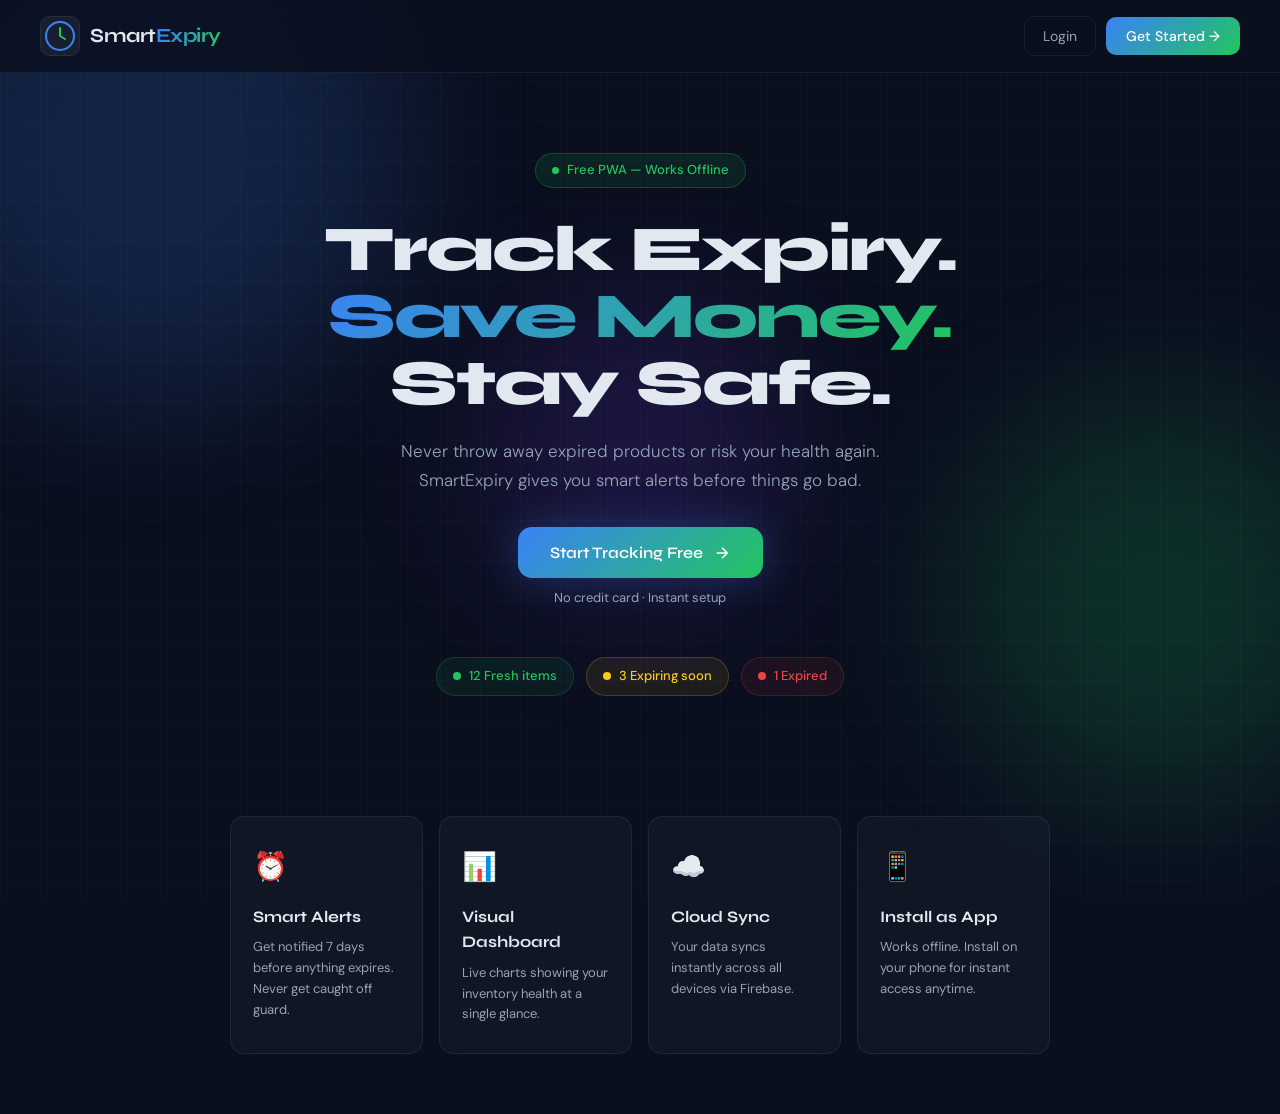
<file: index.html>
<!DOCTYPE html>
<html lang="en">
<head>
<meta charset="UTF-8">
<meta name="viewport" content="width=device-width, initial-scale=1.0">
<title>SmartExpiry — Track Expiry. Save Money. Stay Safe.</title>
<link rel="stylesheet" href="style1.css">
<link rel="manifest" href="manifest.json">
<meta name="theme-color" content="#0a0f1e">
<link rel="apple-touch-icon" href="icons/icon-192.png">
<meta name="mobile-web-app-capable" content="yes">
<meta name="apple-mobile-web-app-status-bar-style" content="black-translucent">
<link href="https://fonts.googleapis.com/css2?family=Syne:wght@400;600;700;800&family=DM+Sans:ital,wght@0,300;0,400;0,500;1,300&display=swap" rel="stylesheet">
</head>
<body class="landing-page">

<!-- Animated background -->
<div class="bg-orbs">
  <div class="orb orb1"></div>
  <div class="orb orb2"></div>
  <div class="orb orb3"></div>
</div>
<div class="grid-overlay"></div>

<!-- Navbar -->
<nav class="navbar">
  <div class="nav-brand">
    <div class="logo-mark">
      <svg width="32" height="32" viewBox="0 0 32 32" fill="none">
        <circle cx="16" cy="16" r="14" stroke="url(#g1)" stroke-width="2"/>
        <path d="M16 8v8l5 3" stroke="#22c55e" stroke-width="2" stroke-linecap="round"/>
        <defs>
          <linearGradient id="g1" x1="0" y1="0" x2="32" y2="32">
            <stop offset="0%" stop-color="#3b82f6"/>
            <stop offset="100%" stop-color="#22c55e"/>
          </linearGradient>
        </defs>
      </svg>
    </div>
    <span class="brand-name">Smart<em>Expiry</em></span>
  </div>
  <div class="nav-actions">
    <button class="btn-ghost" onclick="goLogin()">Login</button>
    <button class="btn-primary" onclick="goLogin()">Get Started →</button>
  </div>
</nav>

<!-- Hero -->
<section class="hero">
  <div class="hero-badge">
    <span class="badge-dot"></span>
    Free PWA — Works Offline
  </div>
  <h1 class="hero-title">
    Track Expiry.<br>
    <span class="gradient-text">Save Money.</span><br>
    Stay Safe.
  </h1>
  <p class="hero-sub">Never throw away expired products or risk your health again. SmartExpiry gives you smart alerts before things go bad.</p>
  <div class="hero-cta">
    <button class="btn-hero" onclick="goLogin()">
      <span>Start Tracking Free</span>
      <svg width="18" height="18" viewBox="0 0 24 24" fill="none" stroke="currentColor" stroke-width="2"><path d="M5 12h14M12 5l7 7-7 7"/></svg>
    </button>
    <p class="hero-note">No credit card · Instant setup</p>
  </div>

  <!-- Floating stats -->
  <div class="hero-stats">
    <div class="stat-pill green-pill">
      <span class="pill-dot green-dot"></span>
      <span>12 Fresh items</span>
    </div>
    <div class="stat-pill yellow-pill">
      <span class="pill-dot yellow-dot"></span>
      <span>3 Expiring soon</span>
    </div>
    <div class="stat-pill red-pill">
      <span class="pill-dot red-dot"></span>
      <span>1 Expired</span>
    </div>
  </div>
</section>

<!-- Features -->
<section class="features">
  <div class="features-grid">
    <div class="feature-card">
      <div class="feature-icon">⏰</div>
      <h3>Smart Alerts</h3>
      <p>Get notified 7 days before anything expires. Never get caught off guard.</p>
    </div>
    <div class="feature-card">
      <div class="feature-icon">📊</div>
      <h3>Visual Dashboard</h3>
      <p>Live charts showing your inventory health at a single glance.</p>
    </div>
    <div class="feature-card">
      <div class="feature-icon">☁️</div>
      <h3>Cloud Sync</h3>
      <p>Your data syncs instantly across all devices via Firebase.</p>
    </div>
    <div class="feature-card">
      <div class="feature-icon">📱</div>
      <h3>Install as App</h3>
      <p>Works offline. Install on your phone for instant access anytime.</p>
    </div>
  </div>
</section>

<!-- Install button -->
<button id="installBtn" class="install-fab">
  <svg width="20" height="20" viewBox="0 0 24 24" fill="none" stroke="currentColor" stroke-width="2"><path d="M12 2v13M7 11l5 5 5-5"/><path d="M3 19h18"/></svg>
  Install App
</button>

<script>
function goLogin(){ window.location.href = "login1.html"; }
if ("serviceWorker" in navigator) {
  navigator.serviceWorker.register("javas/sw.js")
    .then(() => console.log("SW Registered"))
    .catch(err => console.log("SW error:", err));
}
let deferredPrompt;
const installBtn = document.getElementById("installBtn");
window.addEventListener("beforeinstallprompt", (e) => {
  e.preventDefault();
  deferredPrompt = e;
  installBtn.style.display = "flex";
});
installBtn.addEventListener("click", async () => {
  if (!deferredPrompt) return;
  deferredPrompt.prompt();
  const choice = await deferredPrompt.userChoice;
  deferredPrompt = null;
  installBtn.style.display = "none";
});
</script>
</body>
</html>
</file>
<file: style1.css>
/* =============================================
   SmartExpiry — Complete Stylesheet
   ============================================= */

@import url('https://fonts.googleapis.com/css2?family=Syne:wght@400;600;700;800&family=DM+Sans:ital,wght@0,300;0,400;0,500;1,300&display=swap');

/* ---- CSS Variables ---- */
:root {
  --bg:         #0a0f1e;
  --bg2:        #0f172a;
  --surface:    #111827;
  --surface2:   #1a2438;
  --border:     rgba(255,255,255,0.07);
  --text:       #e2e8f0;
  --text2:      #94a3b8;
  --green:      #22c55e;
  --yellow:     #facc15;
  --red:        #ef4444;
  --blue:       #3b82f6;
  --font-head:  'Syne', sans-serif;
  --font-body:  'DM Sans', sans-serif;
  --radius:     14px;
  --transition: 0.25s cubic-bezier(0.4,0,0.2,1);
}

/* ---- Reset ---- */
*, *::before, *::after {
  margin: 0; padding: 0;
  box-sizing: border-box;
}

html { scroll-behavior: smooth; }

body {
  background: var(--bg);
  color: var(--text);
  font-family: var(--font-body);
  font-size: 15px;
  line-height: 1.6;
  min-height: 100vh;
  overflow-x: hidden;
  position: relative;
}

/* ---- Background Orbs ---- */
.bg-orbs {
  position: fixed;
  inset: 0;
  pointer-events: none;
  z-index: 0;
  overflow: hidden;
}
.orb {
  position: absolute;
  border-radius: 50%;
  filter: blur(80px);
  opacity: 0.18;
}
.orb1 { width: 500px; height: 500px; background: var(--blue);   top: -100px; left: -100px; animation: orbFloat 12s ease-in-out infinite; }
.orb2 { width: 400px; height: 400px; background: var(--green);  bottom: 100px; right: -80px; animation: orbFloat 16s ease-in-out infinite reverse; }
.orb3 { width: 300px; height: 300px; background: #7c3aed; top: 50%; left: 50%; transform: translate(-50%,-50%); animation: orbFloat 10s ease-in-out infinite 4s; }

@keyframes orbFloat {
  0%,100% { transform: translateY(0) scale(1); }
  50%      { transform: translateY(-30px) scale(1.05); }
}

.grid-overlay {
  position: fixed;
  inset: 0;
  pointer-events: none;
  z-index: 0;
  background-image:
    linear-gradient(rgba(255,255,255,0.02) 1px, transparent 1px),
    linear-gradient(90deg, rgba(255,255,255,0.02) 1px, transparent 1px);
  background-size: 40px 40px;
}

/* All content above bg */
body > *:not(.bg-orbs):not(.grid-overlay) {
  position: relative;
  z-index: 1;
}

/* =============================================
   SHARED COMPONENTS
   ============================================= */

/* ---- Navbar ---- */
.navbar {
  display: flex;
  align-items: center;
  justify-content: space-between;
  padding: 16px 40px;
  background: rgba(10,15,30,0.8);
  backdrop-filter: blur(20px);
  border-bottom: 1px solid var(--border);
  position: sticky;
  top: 0;
  z-index: 100;
}

.nav-brand {
  display: flex;
  align-items: center;
  gap: 10px;
  text-decoration: none;
}

.logo-mark {
  display: flex;
  align-items: center;
  justify-content: center;
  width: 40px; height: 40px;
  background: rgba(255,255,255,0.05);
  border-radius: 10px;
  border: 1px solid var(--border);
}

.brand-name {
  font-family: var(--font-head);
  font-size: 20px;
  font-weight: 700;
  color: var(--text);
  letter-spacing: -0.5px;
}
.brand-name em {
  font-style: normal;
  background: linear-gradient(90deg, var(--blue), var(--green));
  background-clip: text;
  -webkit-background-clip: text;
  -webkit-text-fill-color: transparent;
}

.nav-actions {
  display: flex;
  align-items: center;
  gap: 10px;
}

.nav-right {
  display: flex;
  align-items: center;
  gap: 12px;
}

.nav-user {
  font-size: 13px;
  color: var(--text2);
  background: var(--surface);
  padding: 6px 14px;
  border-radius: 20px;
  border: 1px solid var(--border);
  max-width: 200px;
  overflow: hidden;
  text-overflow: ellipsis;
  white-space: nowrap;
}

/* ---- Buttons ---- */
button { cursor: pointer; font-family: var(--font-body); }

.btn-primary {
  background: linear-gradient(135deg, var(--blue), var(--green));
  border: none;
  padding: 10px 20px;
  color: white;
  border-radius: 10px;
  font-size: 14px;
  font-weight: 500;
  transition: var(--transition);
  display: inline-flex;
  align-items: center;
  gap: 6px;
}
.btn-primary:hover { opacity: 0.88; transform: translateY(-1px); }

.btn-ghost {
  background: transparent;
  border: 1px solid var(--border);
  padding: 10px 18px;
  color: var(--text2);
  border-radius: 10px;
  font-size: 14px;
  transition: var(--transition);
}
.btn-ghost:hover { border-color: rgba(255,255,255,0.2); color: var(--text); background: var(--surface); }

.btn-logout {
  background: rgba(239,68,68,0.1);
  border: 1px solid rgba(239,68,68,0.2);
  padding: 8px 16px;
  color: var(--red);
  border-radius: 10px;
  font-size: 13px;
  display: inline-flex;
  align-items: center;
  gap: 6px;
  transition: var(--transition);
}
.btn-logout:hover { background: rgba(239,68,68,0.2); }

/* ---- Input groups ---- */
.input-group {
  display: flex;
  flex-direction: column;
  gap: 6px;
  margin-bottom: 16px;
}
.input-group label {
  font-size: 12px;
  font-weight: 500;
  color: var(--text2);
  text-transform: uppercase;
  letter-spacing: 0.06em;
}
.input-wrap {
  position: relative;
  display: flex;
  align-items: center;
}
.input-icon {
  position: absolute;
  left: 14px;
  color: var(--text2);
  pointer-events: none;
}
.input-wrap input {
  width: 100%;
  background: var(--surface2);
  border: 1px solid var(--border);
  border-radius: 10px;
  padding: 11px 14px 11px 40px;
  color: var(--text);
  font-size: 14px;
  font-family: var(--font-body);
  transition: var(--transition);
  outline: none;
  appearance: none;
  -webkit-appearance: none;
}
.input-wrap input:focus {
  border-color: var(--blue);
  background: rgba(59,130,246,0.06);
  box-shadow: 0 0 0 3px rgba(59,130,246,0.12);
}
.input-wrap input::placeholder { color: rgba(148,163,184,0.5); }

/* Calendar icon color fix */
input[type="date"]::-webkit-calendar-picker-indicator {
  filter: invert(0.7);
}

.toggle-pass {
  position: absolute;
  right: 12px;
  background: none;
  border: none;
  color: var(--text2);
  padding: 4px;
  transition: var(--transition);
}
.toggle-pass:hover { color: var(--text); }

/* =============================================
   LANDING PAGE
   ============================================= */
.landing-page .hero {
  text-align: center;
  padding: 80px 20px 60px;
  max-width: 720px;
  margin: 0 auto;
}

.hero-badge {
  display: inline-flex;
  align-items: center;
  gap: 8px;
  background: rgba(34,197,94,0.1);
  border: 1px solid rgba(34,197,94,0.25);
  color: var(--green);
  padding: 6px 16px;
  border-radius: 20px;
  font-size: 13px;
  font-weight: 500;
  margin-bottom: 28px;
}
.badge-dot {
  width: 7px; height: 7px;
  background: var(--green);
  border-radius: 50%;
  animation: pulse 2s infinite;
}
@keyframes pulse {
  0%,100% { opacity:1; transform: scale(1); }
  50%      { opacity:0.5; transform: scale(1.4); }
}

.hero-title {
  font-family: var(--font-head);
  font-size: clamp(38px, 7vw, 64px);
  font-weight: 800;
  line-height: 1.05;
  letter-spacing: -2px;
  margin-bottom: 20px;
}

.gradient-text {
  background: linear-gradient(135deg, var(--blue), var(--green));
  background-clip: text;
  -webkit-background-clip: text;
  -webkit-text-fill-color: transparent;
}

.hero-sub {
  font-size: 17px;
  color: var(--text2);
  max-width: 480px;
  margin: 0 auto 32px;
  line-height: 1.7;
  font-weight: 300;
}

.hero-cta {
  display: flex;
  flex-direction: column;
  align-items: center;
  gap: 10px;
  margin-bottom: 48px;
}

.btn-hero {
  background: linear-gradient(135deg, var(--blue), var(--green));
  border: none;
  padding: 16px 32px;
  color: white;
  border-radius: 14px;
  font-size: 16px;
  font-weight: 600;
  font-family: var(--font-head);
  display: inline-flex;
  align-items: center;
  gap: 10px;
  transition: var(--transition);
  box-shadow: 0 0 40px rgba(59,130,246,0.3);
}
.btn-hero:hover { transform: translateY(-2px); box-shadow: 0 0 60px rgba(59,130,246,0.45); }

.hero-note {
  font-size: 13px;
  color: var(--text2);
}

/* Floating stat pills */
.hero-stats {
  display: flex;
  justify-content: center;
  gap: 12px;
  flex-wrap: wrap;
}
.stat-pill {
  display: inline-flex;
  align-items: center;
  gap: 8px;
  padding: 8px 16px;
  border-radius: 20px;
  font-size: 13px;
  font-weight: 500;
  border: 1px solid;
  animation: floatUp 0.6s ease both;
}
.green-pill  { background: rgba(34,197,94,0.08);  border-color: rgba(34,197,94,0.2);  color: var(--green); }
.yellow-pill { background: rgba(250,204,21,0.08); border-color: rgba(250,204,21,0.2); color: var(--yellow); }
.red-pill    { background: rgba(239,68,68,0.08);  border-color: rgba(239,68,68,0.2);  color: var(--red); }

.pill-dot { width: 8px; height: 8px; border-radius: 50%; }
.green-dot  { background: var(--green); }
.yellow-dot { background: var(--yellow); }
.red-dot    { background: var(--red); }

@keyframes floatUp {
  from { opacity:0; transform: translateY(16px); }
  to   { opacity:1; transform: translateY(0); }
}

/* Features section */
.features {
  padding: 60px 40px;
  max-width: 900px;
  margin: 0 auto;
}
.features-grid {
  display: grid;
  grid-template-columns: repeat(auto-fit, minmax(190px, 1fr));
  gap: 16px;
}
.feature-card {
  background: rgba(255,255,255,0.03);
  border: 1px solid var(--border);
  border-radius: var(--radius);
  padding: 28px 22px;
  transition: var(--transition);
  backdrop-filter: blur(10px);
}
.feature-card:hover {
  background: rgba(255,255,255,0.06);
  border-color: rgba(59,130,246,0.3);
  transform: translateY(-4px);
}
.feature-icon {
  font-size: 28px;
  margin-bottom: 14px;
}
.feature-card h3 {
  font-family: var(--font-head);
  font-size: 16px;
  font-weight: 700;
  margin-bottom: 8px;
}
.feature-card p {
  font-size: 13px;
  color: var(--text2);
  line-height: 1.6;
}

/* Install FAB */
.install-fab {
  display: none;
  position: fixed;
  bottom: 24px;
  right: 24px;
  background: linear-gradient(135deg, var(--blue), var(--green));
  border: none;
  padding: 14px 20px;
  color: white;
  border-radius: 50px;
  font-size: 14px;
  font-weight: 600;
  align-items: center;
  gap: 8px;
  box-shadow: 0 4px 30px rgba(34,197,94,0.35);
  z-index: 999;
  transition: var(--transition);
}
.install-fab:hover { transform: scale(1.05); }

/* =============================================
   AUTH PAGES (Login & Signup)
   ============================================= */
.auth-page {
  display: flex;
  flex-direction: column;
  justify-content: center;
  min-height: 100vh;
}

.auth-wrapper {
  display: flex;
  align-items: stretch;
  min-height: 100vh;
  max-width: 960px;
  margin: 0 auto;
  width: 100%;
  padding: 40px 20px;
  gap: 40px;
  align-items: center;
}

.auth-panel-left {
  flex: 1;
  display: flex;
  flex-direction: column;
  gap: 32px;
  padding: 20px;
}

.auth-brand {
  display: flex;
  align-items: center;
  gap: 10px;
}

.auth-tagline h2 {
  font-family: var(--font-head);
  font-size: 40px;
  font-weight: 800;
  letter-spacing: -1.5px;
  line-height: 1.1;
  margin-bottom: 8px;
}
.auth-tagline p {
  font-size: 16px;
  color: var(--text2);
  font-weight: 300;
}

.auth-features-list {
  display: flex;
  flex-direction: column;
  gap: 10px;
}
.auth-feat {
  display: flex;
  align-items: center;
  gap: 10px;
  font-size: 14px;
  color: var(--text2);
}
.feat-check {
  width: 22px; height: 22px;
  background: rgba(34,197,94,0.15);
  border: 1px solid rgba(34,197,94,0.3);
  color: var(--green);
  border-radius: 50%;
  display: flex;
  align-items: center;
  justify-content: center;
  font-size: 11px;
  flex-shrink: 0;
}

.auth-card {
  flex: 1;
  background: rgba(255,255,255,0.03);
  border: 1px solid var(--border);
  border-radius: 20px;
  padding: 40px 36px;
  backdrop-filter: blur(20px);
  max-width: 420px;
  width: 100%;
}

.auth-title {
  font-family: var(--font-head);
  font-size: 26px;
  font-weight: 700;
  margin-bottom: 4px;
  letter-spacing: -0.5px;
}
.auth-subtitle {
  font-size: 14px;
  color: var(--text2);
  margin-bottom: 28px;
  font-weight: 300;
}

.btn-auth {
  width: 100%;
  background: linear-gradient(135deg, var(--blue), var(--green));
  border: none;
  padding: 13px 20px;
  color: white;
  border-radius: 12px;
  font-size: 15px;
  font-weight: 600;
  font-family: var(--font-head);
  display: flex;
  align-items: center;
  justify-content: center;
  gap: 8px;
  transition: var(--transition);
  margin-bottom: 16px;
  box-shadow: 0 4px 24px rgba(59,130,246,0.25);
}
.btn-auth:hover { opacity: 0.9; transform: translateY(-1px); box-shadow: 0 8px 32px rgba(59,130,246,0.35); }

.auth-error {
  font-size: 13px;
  color: var(--red);
  text-align: center;
  min-height: 20px;
  margin-bottom: 4px;
}

.auth-switch {
  text-align: center;
  font-size: 13px;
  color: var(--text2);
  margin-top: 4px;
}
.auth-switch a {
  color: var(--blue);
  text-decoration: none;
  font-weight: 500;
}
.auth-switch a:hover { text-decoration: underline; }

/* Password strength */
.strength-bar {
  height: 3px;
  background: var(--surface2);
  border-radius: 4px;
  margin: -8px 0 6px;
  overflow: hidden;
}
.strength-fill {
  height: 100%;
  width: 0;
  border-radius: 4px;
  transition: width 0.3s, background 0.3s;
}
.strength-label {
  font-size: 11px;
  margin-bottom: 16px;
  font-weight: 500;
}

/* =============================================
   DASHBOARD PAGE
   ============================================= */
.dashboard-page {
  background: var(--bg);
}

.dash-header {
  padding: 28px 40px 12px;
  display: flex;
  align-items: flex-end;
  justify-content: space-between;
}
.dash-title {
  font-family: var(--font-head);
  font-size: 30px;
  font-weight: 800;
  letter-spacing: -1px;
}
.dash-sub {
  font-size: 13px;
  color: var(--text2);
  margin-top: 4px;
}

/* Stats row */
.stats {
  display: flex;
  gap: 16px;
  padding: 0 40px 24px;
  flex-wrap: wrap;
}
.stat-card {
  flex: 1;
  min-width: 140px;
  background: var(--surface);
  border: 1px solid var(--border);
  border-radius: var(--radius);
  padding: 20px;
  display: flex;
  align-items: center;
  gap: 16px;
  transition: var(--transition);
}
.stat-card:hover { transform: translateY(-2px); border-color: rgba(255,255,255,0.12); }
.green-card  { border-left: 3px solid var(--green); }
.yellow-card { border-left: 3px solid var(--yellow); }
.red-card    { border-left: 3px solid var(--red); }

.stat-icon { font-size: 22px; }
.stat-label { font-size: 12px; color: var(--text2); text-transform: uppercase; letter-spacing: 0.05em; margin-bottom: 2px; }
.stat-num {
  font-family: var(--font-head);
  font-size: 28px;
  font-weight: 800;
  letter-spacing: -1px;
  line-height: 1;
}

/* Main row */
.dash-main {
  display: grid;
  grid-template-columns: 1fr 380px;
  gap: 20px;
  padding: 0 40px 24px;
}

.section-title {
  font-family: var(--font-head);
  font-size: 16px;
  font-weight: 700;
  margin-bottom: 16px;
  color: var(--text);
}

/* Chart */
.chart-box {
  background: var(--surface);
  border: 1px solid var(--border);
  border-radius: var(--radius);
  padding: 24px;
}

/* Add form card */
.add-card {
  background: var(--surface);
  border: 1px solid var(--border);
  border-radius: var(--radius);
  padding: 24px;
}
.add-form { display: flex; flex-direction: column; }

.btn-add {
  background: linear-gradient(135deg, var(--blue), var(--green));
  border: none;
  padding: 12px;
  color: white;
  border-radius: 10px;
  font-size: 14px;
  font-weight: 600;
  display: flex;
  align-items: center;
  justify-content: center;
  gap: 8px;
  transition: var(--transition);
  margin-top: 4px;
}
.btn-add:hover { opacity: 0.88; transform: translateY(-1px); }

/* Search */
.search-section {
  padding: 0 40px 20px;
}
.search-box {
  position: relative;
  max-width: 400px;
  display: flex;
  align-items: center;
}
.search-box svg {
  position: absolute;
  left: 14px;
  color: var(--text2);
}
.search-box input {
  width: 100%;
  background: var(--surface);
  border: 1px solid var(--border);
  border-radius: 10px;
  padding: 10px 14px 10px 40px;
  color: var(--text);
  font-size: 14px;
  font-family: var(--font-body);
  outline: none;
  transition: var(--transition);
}
.search-box input:focus {
  border-color: var(--blue);
  box-shadow: 0 0 0 3px rgba(59,130,246,0.1);
}
.search-box input::placeholder { color: rgba(148,163,184,0.4); }

/* List section */
.list-section {
  padding: 0 40px 60px;
}
#list {
  display: grid;
  grid-template-columns: repeat(auto-fill, minmax(220px, 1fr));
  gap: 14px;
  margin-top: 8px;
}

/* Item cards */
.item {
  background: var(--surface);
  border: 1px solid var(--border);
  border-radius: var(--radius);
  padding: 18px;
  transition: var(--transition);
  display: flex;
  flex-direction: column;
  gap: 8px;
}
.item:hover { transform: translateY(-3px); box-shadow: 0 8px 32px rgba(0,0,0,0.3); }

.item-name {
  font-family: var(--font-head);
  font-size: 15px;
  font-weight: 700;
}
.item-date {
  font-size: 12px;
  color: var(--text2);
}
.item-badge {
  display: inline-block;
  padding: 3px 10px;
  border-radius: 20px;
  font-size: 11px;
  font-weight: 600;
  text-transform: uppercase;
  letter-spacing: 0.05em;
  width: fit-content;
}
.badge-fresh   { background: rgba(34,197,94,0.12);  color: var(--green); }
.badge-warning { background: rgba(250,204,21,0.12); color: var(--yellow); }
.badge-expired { background: rgba(239,68,68,0.12);  color: var(--red); }

.item-delete {
  background: rgba(239,68,68,0.08);
  border: 1px solid rgba(239,68,68,0.15);
  color: var(--red);
  border-radius: 8px;
  padding: 6px 12px;
  font-size: 12px;
  font-weight: 500;
  margin-top: 4px;
  transition: var(--transition);
  width: 100%;
}
.item-delete:hover { background: rgba(239,68,68,0.2); }

/* Item border colors */
.item.fresh   { border-left: 3px solid var(--green); }
.item.warning { border-left: 3px solid var(--yellow); }
.item.expired { border-left: 3px solid var(--red); }

/* ---- Toast Notifications ---- */
#notify {
  position: fixed;
  top: 80px;
  right: 20px;
  z-index: 9999;
  display: flex;
  flex-direction: column;
  gap: 8px;
}
.toast {
  background: var(--surface2);
  border: 1px solid var(--border);
  padding: 14px 18px;
  border-radius: 10px;
  font-size: 13px;
  max-width: 300px;
  animation: slideIn 0.3s ease;
  box-shadow: 0 8px 32px rgba(0,0,0,0.4);
}
@keyframes slideIn {
  from { opacity:0; transform: translateX(20px); }
  to   { opacity:1; transform: translateX(0); }
}
.toast.success { border-left: 4px solid var(--green); }
.toast.warning { border-left: 4px solid var(--yellow); }
.toast.error   { border-left: 4px solid var(--red); }

/* =============================================
   RESPONSIVE
   ============================================= */
@media (max-width: 900px) {
  .dash-main { grid-template-columns: 1fr; }
}

@media (max-width: 768px) {
  .navbar { padding: 14px 20px; }
  .dash-header, .stats, .dash-main, .search-section, .list-section { padding-left: 20px; padding-right: 20px; }
  .dash-title { font-size: 24px; }
  .stats { gap: 10px; }
  .stat-card { min-width: 120px; padding: 14px; }
  .stat-num { font-size: 22px; }
  .auth-wrapper { flex-direction: column; padding: 30px 20px; gap: 24px; }
  .auth-panel-left { gap: 20px; }
  .auth-tagline h2 { font-size: 28px; }
  .auth-card { padding: 30px 24px; }
  .hero-title { font-size: 36px; letter-spacing: -1px; }
  .features { padding: 40px 20px; }
  .nav-brand .brand-name { font-size: 17px; }
}

@media (max-width: 480px) {
  .hero { padding: 60px 16px 40px; }
  .hero-stats { gap: 8px; }
  .stat-pill { font-size: 12px; padding: 6px 12px; }
  #list { grid-template-columns: 1fr; }
  .auth-features-list { display: none; }
}
</file>
